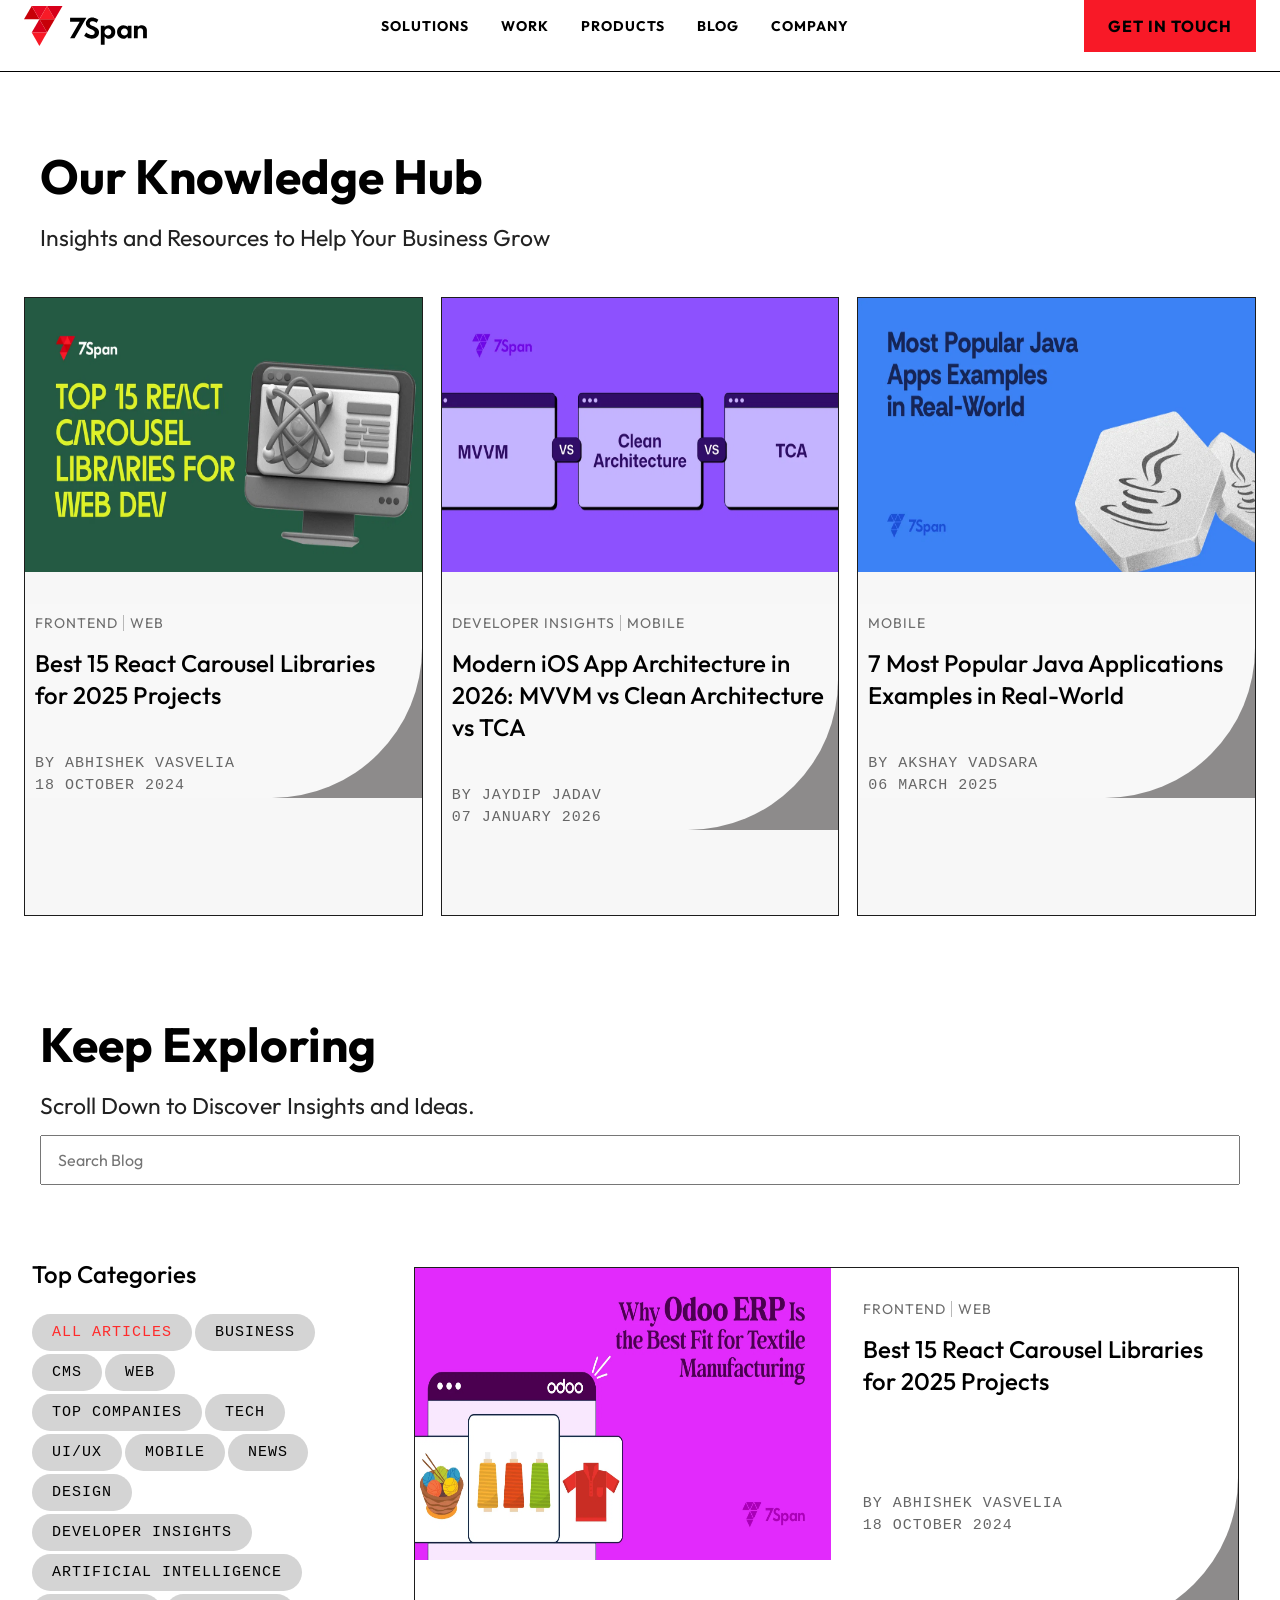
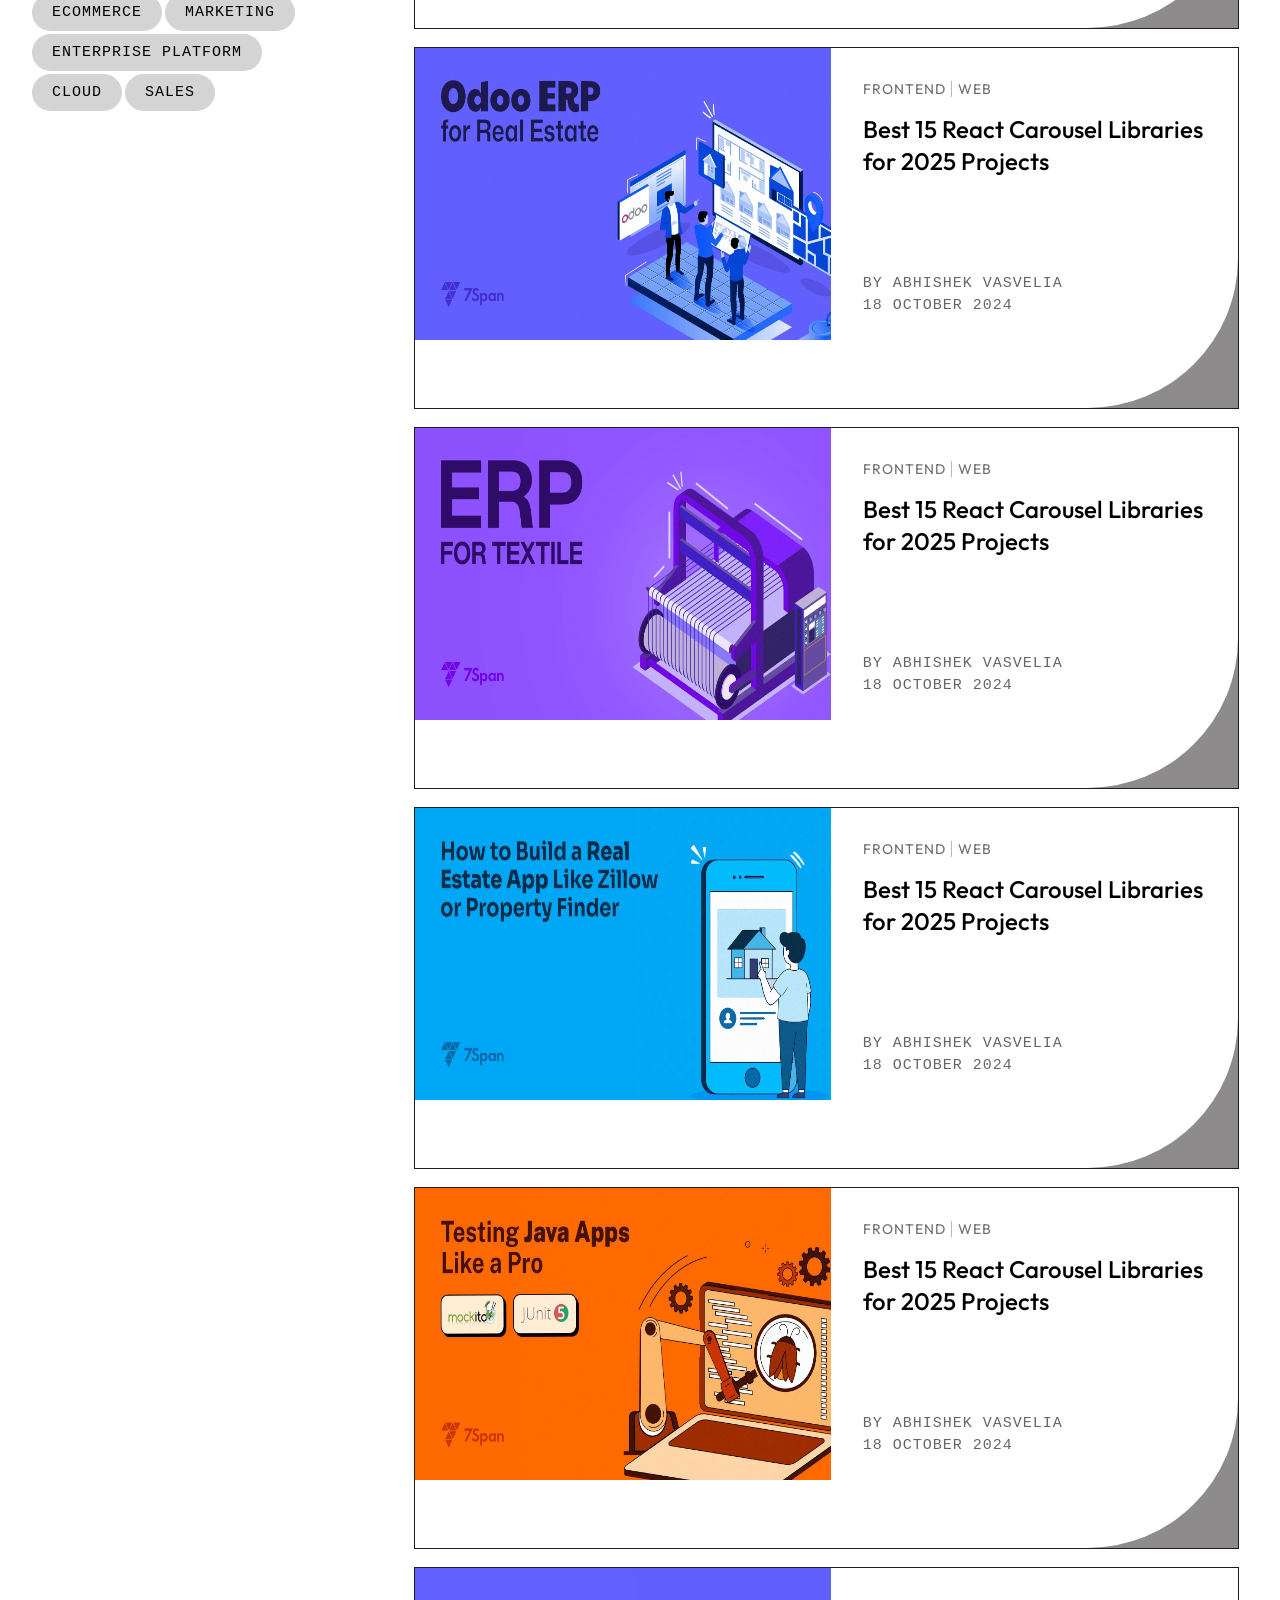
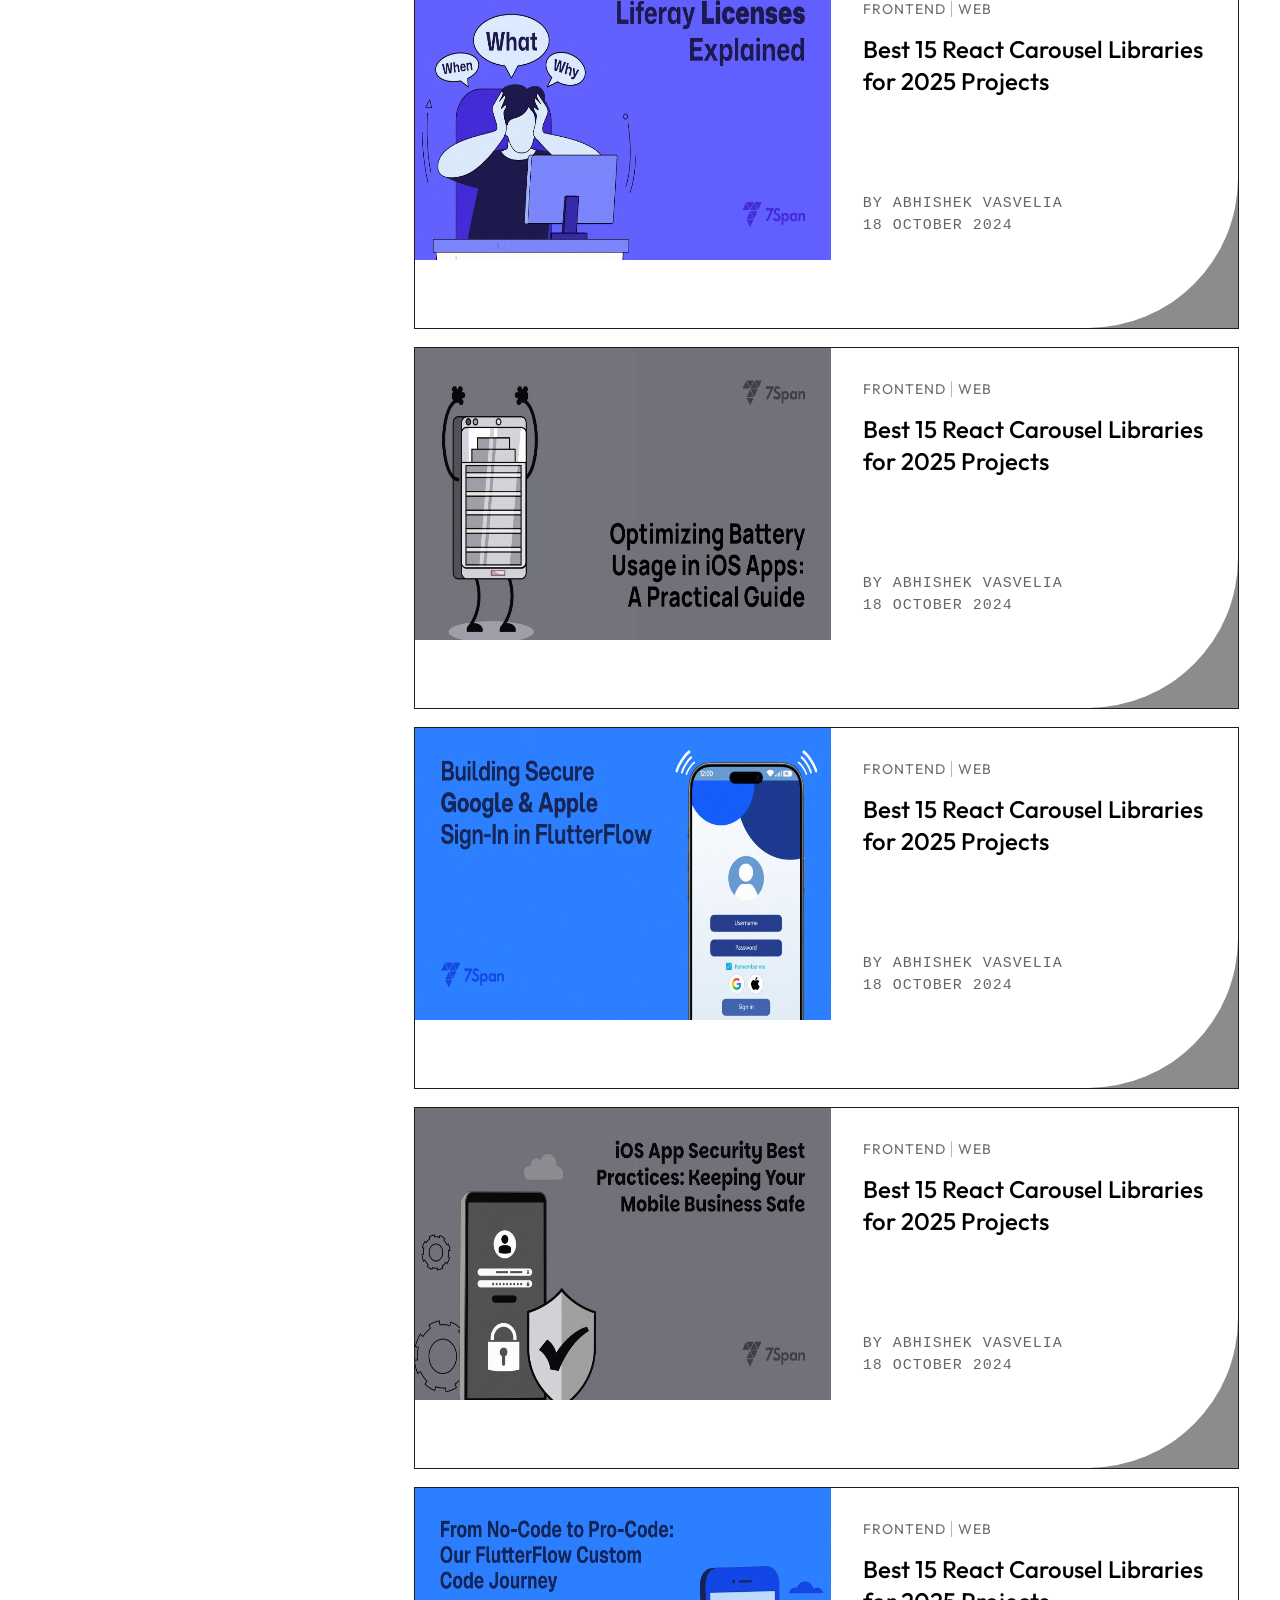
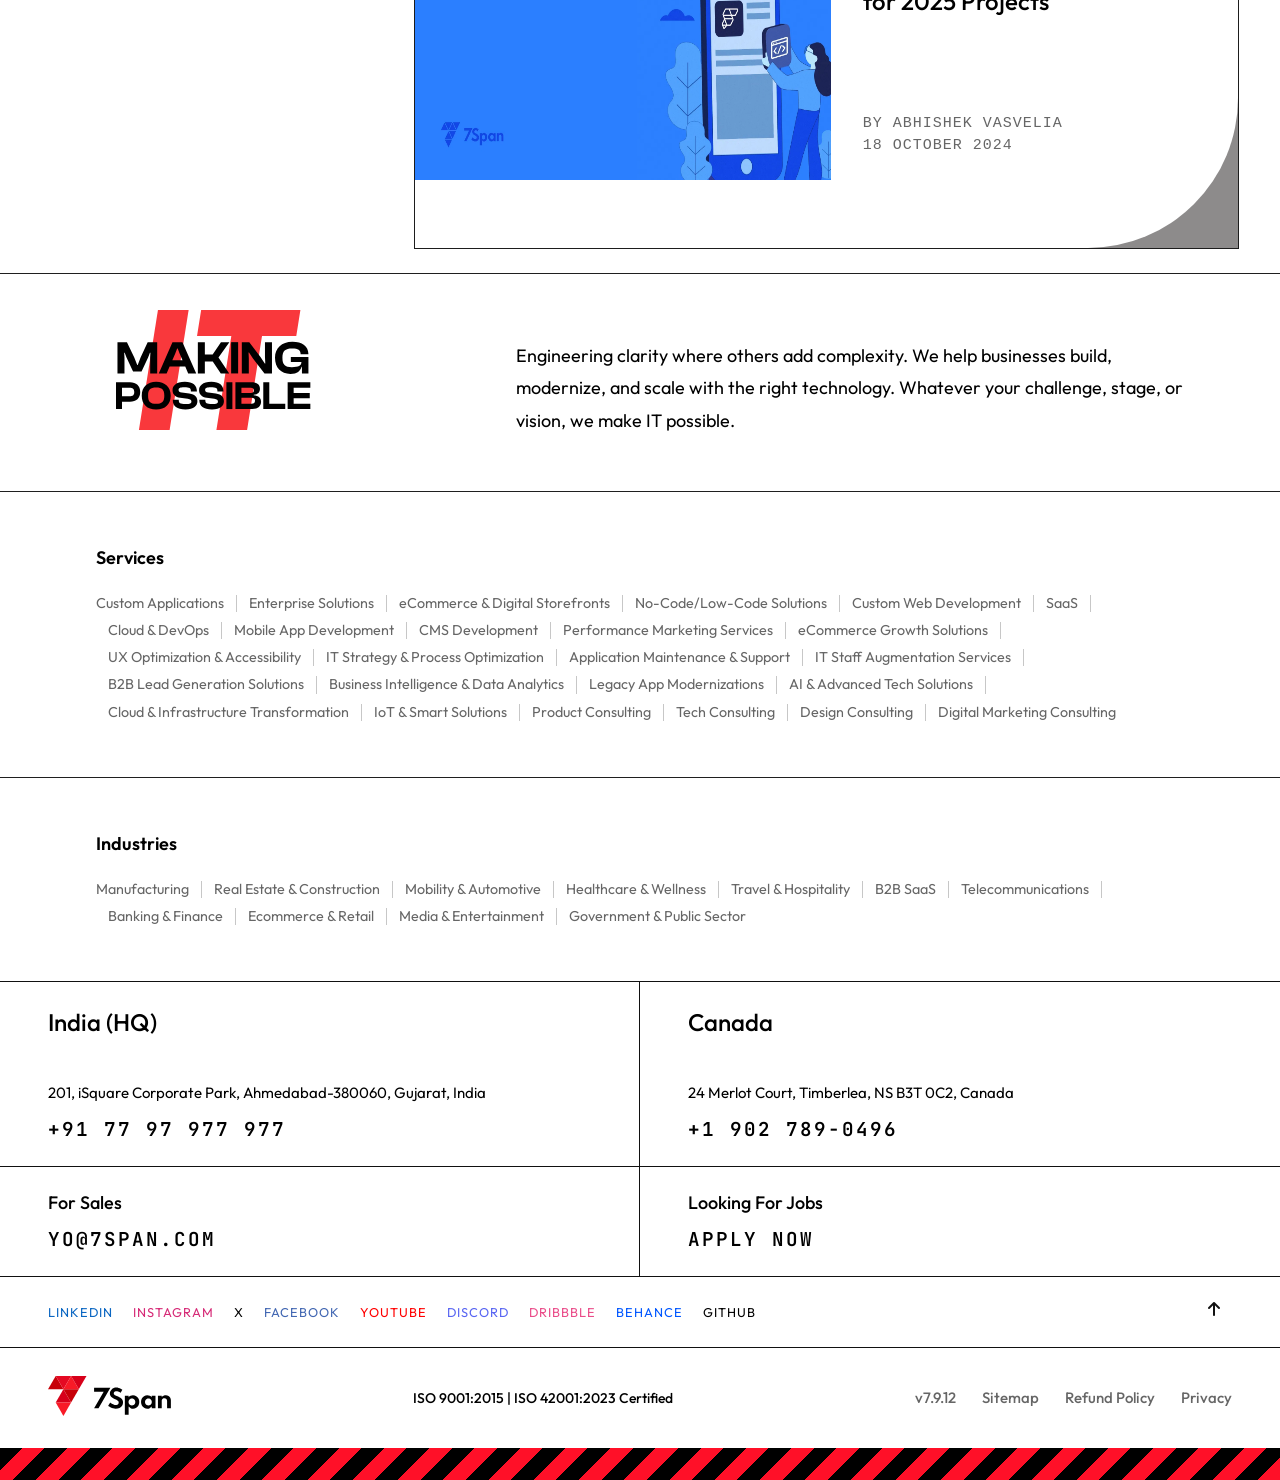
<file: Day2/index.html>
<!DOCTYPE html>
<html lang="en">

<head>
    <meta charset="UTF-8">
    <meta name="viewport" content="width=device-width, initial-scale=1.0">
    <title>7span blog</title>
    <link rel="stylesheet" href="common.css">
    <link rel="stylesheet" href="stylese.css">

    <link rel="stylesheet" href="https://cdnjs.cloudflare.com/ajax/libs/font-awesome/6.5.2/css/all.min.css" />
    <link rel="preconnect" href="https://fonts.googleapis.com">
    <link rel="preconnect" href="https://fonts.gstatic.com" crossorigin="">
    <link rel="stylesheet"
        href="https://fonts.googleapis.com/css2?family=JetBrains+Mono:ital,wght@0,100..800;1,100..800&amp;family=Outfit:wght@100..900&amp;display=swap">
</head>

<body>
    <header class="header">
        <div class="container">

            <div class="logo">
                <img src="img1.svg" alt="7Span Logo">
            </div>

            <button class="menu-toggle" type="button" aria-label="Toggle menu" aria-expanded="false">
                <span></span>
                <span></span>
                <span></span>
            </button>

            <nav class="nav" id="mainNav">
                <a href="index3.html">SOLUTIONS</a>
                <a href="#">WORK</a>
                <a href="#">PRODUCTS</a>
                <a href="index.html">BLOG</a>
                <a href="#">COMPANY</a>
                <a href="getintouch.html" class="nav-cta-mobile">GET IN TOUCH</a>
            </nav>

            <div class="cta1">
                <a href="getintouch.html">GET IN TOUCH</a>
            </div>

        </div>
        <div class="nav-overlay" id="navOverlay"></div>
    </header>

    <section class="hero">
        <div class="pag">
            <h1>
                Our Knowledge Hub
            </h1>
            <p>
                Insights and Resources to Help Your Business Grow
            </p>
        </div>
    </section>

    <div class="blog-wrapper">

        <div class="blog-card">
            <div class="card-image">
                <img src="7s.webp" alt="">
            </div>

            <div class="card-content">
                <div class="cv">
                    <div class="category">
                        <span>Frontend</span>
                        <span>Web</span>
                    </div>

                    <h2 class="title">
                        Best 15 React Carousel Libraries for 2025 Projects
                    </h2>

                    <div class="meta">
                        BY ABHISHEK VASVELIA<br>
                        18 OCTOBER 2024
                    </div>
                </div>
            </div>
        </div>

        <div class="blog-card">
            <div class="card-image">
                <img src="7s1.webp" alt="">
            </div>

            <div class="card-content">
                <div class="cv">
                    <div class="category">
                        <span>Developer Insights</span>
                        <span>Mobile</span>
                    </div>

                    <h2 class="title">
                        Modern iOS App Architecture in 2026: MVVM vs Clean Architecture vs TCA
                    </h2>

                    <div class="meta">
                        BY JAYDIP JADAV<br>
                        07 JANUARY 2026
                    </div>
                </div>
            </div>
        </div>

        <div class="blog-card">
            <div class="card-image">
                <img src="7s2.webp" alt="">
            </div>

            <div class="card-content">
                <div class="cv">
                    <div class="category">
                        <span>Mobile</span>
                    </div>

                    <h2 class="title">
                        7 Most Popular Java Applications Examples in Real-World
                    </h2>

                    <div class="meta">
                        BY AKSHAY VADSARA<br>
                        06 MARCH 2025
                    </div>
                </div>
            </div>
        </div>

    </div>

    <section class="hero">
        <div class="pag">
            <h1>
                Keep Exploring
            </h1>
            <p>
                Scroll Down to Discover Insights and Ideas.
            </p>
        </div>
        <div class="sear">
            <input type="search" placeholder="Search Blog">
        </div>
    </section>

    <div class="wrapper">

        <div class="sidebar">

            <h2>Top Categories</h2>

            <div class="tags">

                <div class="tag active">All Articles</div>
                <div class="tag">Business</div>
                <div class="tag">CMS</div>
                <div class="tag">Web</div>
                <div class="tag">Top Companies</div>
                <div class="tag">Tech</div>
                <div class="tag">UI/UX</div>
                <div class="tag">Mobile</div>
                <div class="tag">News</div>
                <div class="tag">Design</div>
                <div class="tag">Developer Insights</div>
                <div class="tag">Artificial Intelligence</div>
                <div class="tag">Ecommerce</div>
                <div class="tag">Marketing</div>
                <div class="tag">Enterprise Platform</div>
                <div class="tag">Cloud</div>
                <div class="tag">Sales</div>

            </div>

        </div>


        <section class="blog-wrapper94">

            <div class="blog-card94">
                <div class="card-image94">
                    <img src=".1.webp" alt="">
                </div>

                <div class="card-content94">
                    <div class="cv94">
                        <div class="category94">
                            <span>Frontend</span>
                            <span>Web</span>
                        </div>

                        <h2 class="title94">
                            Best 15 React Carousel Libraries for 2025 Projects
                        </h2>

                        <div class="meta94">
                            BY ABHISHEK VASVELIA<br>
                            18 OCTOBER 2024
                        </div>
                    </div>
                </div>
            </div>

            <div class="blog-card94">
                <div class="card-image94">
                    <img src=".2.webp" alt="">
                </div>

                <div class="card-content94">
                    <div class="cv94">
                        <div class="category94">
                            <span>Frontend</span>
                            <span>Web</span>
                        </div>

                        <h2 class="title94">
                            Best 15 React Carousel Libraries for 2025 Projects
                        </h2>

                        <div class="meta94">
                            BY ABHISHEK VASVELIA<br>
                            18 OCTOBER 2024
                        </div>
                    </div>
                </div>
            </div>

            <div class="blog-card94">
                <div class="card-image94">
                    <img src=".3.webp" alt="">
                </div>

                <div class="card-content94">
                    <div class="cv94">
                        <div class="category94">
                            <span>Frontend</span>
                            <span>Web</span>
                        </div>

                        <h2 class="title94">
                            Best 15 React Carousel Libraries for 2025 Projects
                        </h2>

                        <div class="meta94">
                            BY ABHISHEK VASVELIA<br>
                            18 OCTOBER 2024
                        </div>
                    </div>
                </div>
            </div>

            <div class="blog-card94">
                <div class="card-image94">
                    <img src=".4.webp" alt="">
                </div>

                <div class="card-content94">
                    <div class="cv94">
                        <div class="category94">
                            <span>Frontend</span>
                            <span>Web</span>
                        </div>

                        <h2 class="title94">
                            Best 15 React Carousel Libraries for 2025 Projects
                        </h2>

                        <div class="meta94">
                            BY ABHISHEK VASVELIA<br>
                            18 OCTOBER 2024
                        </div>
                    </div>
                </div>
            </div>

            <div class="blog-card94">
                <div class="card-image94">
                    <img src=".5.webp" alt="">
                </div>

                <div class="card-content94">
                    <div class="cv94">
                        <div class="category94">
                            <span>Frontend</span>
                            <span>Web</span>
                        </div>

                        <h2 class="title94">
                            Best 15 React Carousel Libraries for 2025 Projects
                        </h2>

                        <div class="meta94">
                            BY ABHISHEK VASVELIA<br>
                            18 OCTOBER 2024
                        </div>
                    </div>
                </div>
            </div>

            <div class="blog-card94">
                <div class="card-image94">
                    <img src=".6.webp" alt="">
                </div>

                <div class="card-content94">
                    <div class="cv94">
                        <div class="category94">
                            <span>Frontend</span>
                            <span>Web</span>
                        </div>

                        <h2 class="title94">
                            Best 15 React Carousel Libraries for 2025 Projects
                        </h2>

                        <div class="meta94">
                            BY ABHISHEK VASVELIA<br>
                            18 OCTOBER 2024
                        </div>
                    </div>
                </div>
            </div>

            <div class="blog-card94">
                <div class="card-image94">
                    <img src=".7.webp" alt="">
                </div>

                <div class="card-content94">
                    <div class="cv94">
                        <div class="category94">
                            <span>Frontend</span>
                            <span>Web</span>
                        </div>

                        <h2 class="title94">
                            Best 15 React Carousel Libraries for 2025 Projects
                        </h2>

                        <div class="meta94">
                            BY ABHISHEK VASVELIA<br>
                            18 OCTOBER 2024
                        </div>
                    </div>
                </div>
            </div>

            <div class="blog-card94">
                <div class="card-image94">
                    <img src=".8.webp" alt="">
                </div>

                <div class="card-content94">
                    <div class="cv94">
                        <div class="category94">
                            <span>Frontend</span>
                            <span>Web</span>
                        </div>

                        <h2 class="title94">
                            Best 15 React Carousel Libraries for 2025 Projects
                        </h2>

                        <div class="meta94">
                            BY ABHISHEK VASVELIA<br>
                            18 OCTOBER 2024
                        </div>
                    </div>
                </div>
            </div>

            <div class="blog-card94">
                <div class="card-image94">
                    <img src=".9.webp" alt="">
                </div>

                <div class="card-content94">
                    <div class="cv94">
                        <div class="category94">
                            <span>Frontend</span>
                            <span>Web</span>
                        </div>

                        <h2 class="title94">
                            Best 15 React Carousel Libraries for 2025 Projects
                        </h2>

                        <div class="meta94">
                            BY ABHISHEK VASVELIA<br>
                            18 OCTOBER 2024
                        </div>
                    </div>
                </div>
            </div>

            <div class="blog-card94">
                <div class="card-image94">
                    <img src=".10.webp" alt="">
                </div>

                <div class="card-content94">
                    <div class="cv94">
                        <div class="category94">
                            <span>Frontend</span>
                            <span>Web</span>
                        </div>

                        <h2 class="title94">
                            Best 15 React Carousel Libraries for 2025 Projects
                        </h2>

                        <div class="meta94">
                            BY ABHISHEK VASVELIA<br>
                            18 OCTOBER 2024
                        </div>
                    </div>
                </div>
            </div>
        </section>
    </div>
    <section class="ream">

        <div class="heroman">

            <div class="logo-wrap95">
                <div class="logo-it95"><img src="marking.svg" alt=""></div>
            </div>

            <div class="hero-textman">
                Engineering clarity where others add complexity. We help businesses build,
                modernize, and scale with the right technology. Whatever your challenge,
                stage, or vision, we make IT possible.
            </div>

        </div>

        <div class="content95">

            <h2>Services</h2>

            <div class="links">
                <a href="#">Custom Applications</a>
                <a href="#">Enterprise Solutions</a>
                <a href="#">eCommerce & Digital Storefronts</a>
                <a href="#">No-Code/Low-Code Solutions</a>
                <a href="#">Custom Web Development</a>
                <a href="#">SaaS</a>
                <a href="#">Cloud & DevOps</a>
                <a href="#">Mobile App Development</a>
                <a href="#">CMS Development</a>
                <a href="#">Performance Marketing Services</a>
                <a href="#">eCommerce Growth Solutions</a>
                <a href="#">UX Optimization & Accessibility</a>
                <a href="#">IT Strategy & Process Optimization</a>
                <a href="#">Application Maintenance & Support</a>
                <a href="#">IT Staff Augmentation Services</a>
                <a href="#">B2B Lead Generation Solutions</a>
                <a href="#">Business Intelligence & Data Analytics</a>
                <a href="#">Legacy App Modernizations</a>
                <a href="#">AI & Advanced Tech Solutions</a>
                <a href="#">Cloud & Infrastructure Transformation</a>
                <a href="#">IoT & Smart Solutions</a>
                <a href="#">Product Consulting</a>
                <a href="#">Tech Consulting</a>
                <a href="#">Design Consulting</a>
                <a href="#">Digital Marketing Consulting</a>
            </div>

        </div>

        <div class="content95">

            <h2>Industries</h2>

            <div class="links">
                <a href="#">Manufacturing</a>
                <a href="#">Real Estate & Construction</a>
                <a href="#">Mobility & Automotive</a>
                <a href="#">Healthcare & Wellness</a>
                <a href="#">Travel & Hospitality</a>
                <a href="#">B2B SaaS</a>
                <a href="#">Telecommunications</a>
                <a href="#">Banking & Finance</a>
                <a href="#">Ecommerce & Retail</a>
                <a href="#">Media & Entertainment</a>
                <a href="#">Government & Public Sector</a>
            </div>

        </div>

    </section>

    <footer class="footer">

        <div class="footer-top">

            <div class="box95">
                <h3 class="title">India (HQ)</h3>
                <p class="address">
                    201, iSquare Corporate Park, Ahmedabad-380060,
                    Gujarat, India
                </p>
                <div class="phone">+91 77 97 977 977</div>
            </div>

            <div class="box95">
                <h3 class="title">Canada</h3>
                <p class="address">
                    24 Merlot Court, Timberlea,
                    NS B3T 0C2, Canada
                </p>
                <div class="phone">+1 902 789-0496</div>
            </div>

            <div class="box95">
                <h3 class="title95" style="font-weight:500;">For Sales</h3>
                <div class="email">YO@7SPAN.COM</div>
            </div>

            <div class="box95">
                <h3 class="title95" style="font-weight:500;">Looking For Jobs</h3>
                <div class="apply">APPLY NOW</div>
            </div>

        </div>

        <div class="social-row">

            <div class="social-links">
                <a href="#" class="linkedin">LINKEDIN</a>
                <a href="#" class="instagram">INSTAGRAM</a>
                <a href="#" class="x">X</a>
                <a href="#" class="facebook">FACEBOOK</a>
                <a href="#" class="youtube">YOUTUBE</a>
                <a href="#" class="discord">DISCORD</a>
                <a href="#" class="dribbble">DRIBBBLE</a>
                <a href="#" class="behance">BEHANCE</a>
                <a href="#" class="github">GITHUB</a>
            </div>

            <div class="arrow"><i class="fa-solid fa-arrow-up"></i></div>

        </div>

        <div class="footer-bottom">

            <div class="logo95">
                <div class="logo-text"><img src="img1.svg" alt=""></div>
            </div>

            <div class="iso">
                ISO 9001:2015 | ISO 42001:2023 Certified
            </div>

            <div class="shre">
                <a href="#">v7.9.12</a>
                <a href="#">Sitemap</a>
                <a href="#">Refund Policy</a>
                <a href="#">Privacy</a>
            </div>

        </div>

        <div class="strip"></div>
        <!-- <div class="strip1"></div> -->

    </footer>

    <script src="nav.js"></script>
</body>

</html>
</file>
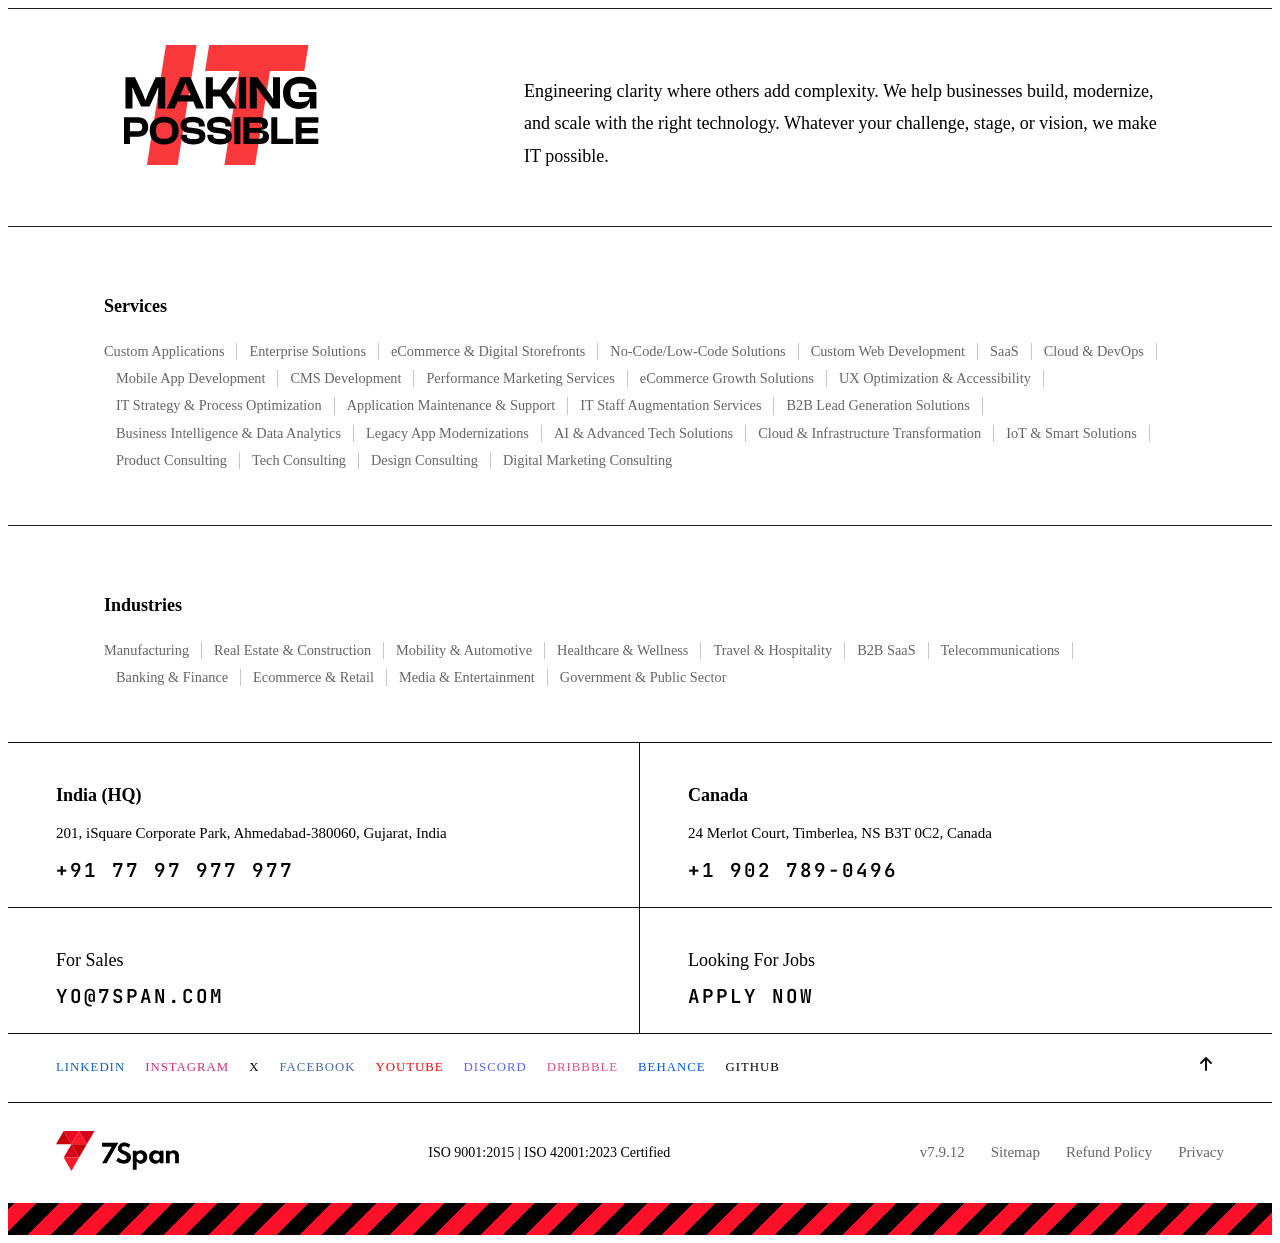
<file: Day2/footer.html>
<!DOCTYPE html>
<html lang="en">

<head>
    <meta charset="UTF-8">
    <meta name="viewport" content="width=device-width, initial-scale=1.0">
    <link rel="stylesheet" href="common.css">
    <link rel="stylesheet" href="footer.css">
    <link rel="stylesheet" href="https://cdnjs.cloudflare.com/ajax/libs/font-awesome/6.5.2/css/all.min.css" />
    <link rel="preconnect" href="https://fonts.googleapis.com">
    <link rel="preconnect" href="https://fonts.gstatic.com" crossorigin="">
    <link rel="stylesheet"
        href="https://fonts.googleapis.com/css2?family=JetBrains+Mono:ital,wght@0,100..800;1,100..800&amp;family=Outfit:wght@100..900&amp;display=swap">
    <title>7span</title>
</head>

<body>
    <section class="ream">

        <div class="heroman">

            <div class="logo-wrap95">
                <div class="logo-it95"><img src="marking.svg" alt=""></div>
            </div>

            <div class="hero-textman">
                Engineering clarity where others add complexity. We help businesses build,
                modernize, and scale with the right technology. Whatever your challenge,
                stage, or vision, we make IT possible.
            </div>

        </div>

        <div class="content95">

            <h2>Services</h2>

            <div class="links">
                <a href="#">Custom Applications</a>
                <a href="#">Enterprise Solutions</a>
                <a href="#">eCommerce & Digital Storefronts</a>
                <a href="#">No-Code/Low-Code Solutions</a>
                <a href="#">Custom Web Development</a>
                <a href="#">SaaS</a>
                <a href="#">Cloud & DevOps</a>
                <a href="#">Mobile App Development</a>
                <a href="#">CMS Development</a>
                <a href="#">Performance Marketing Services</a>
                <a href="#">eCommerce Growth Solutions</a>
                <a href="#">UX Optimization & Accessibility</a>
                <a href="#">IT Strategy & Process Optimization</a>
                <a href="#">Application Maintenance & Support</a>
                <a href="#">IT Staff Augmentation Services</a>
                <a href="#">B2B Lead Generation Solutions</a>
                <a href="#">Business Intelligence & Data Analytics</a>
                <a href="#">Legacy App Modernizations</a>
                <a href="#">AI & Advanced Tech Solutions</a>
                <a href="#">Cloud & Infrastructure Transformation</a>
                <a href="#">IoT & Smart Solutions</a>
                <a href="#">Product Consulting</a>
                <a href="#">Tech Consulting</a>
                <a href="#">Design Consulting</a>
                <a href="#">Digital Marketing Consulting</a>
            </div>

        </div>

        <div class="content95">

            <h2>Industries</h2>

            <div class="links">
                <a href="#">Manufacturing</a>
                <a href="#">Real Estate & Construction</a>
                <a href="#">Mobility & Automotive</a>
                <a href="#">Healthcare & Wellness</a>
                <a href="#">Travel & Hospitality</a>
                <a href="#">B2B SaaS</a>
                <a href="#">Telecommunications</a>
                <a href="#">Banking & Finance</a>
                <a href="#">Ecommerce & Retail</a>
                <a href="#">Media & Entertainment</a>
                <a href="#">Government & Public Sector</a>
            </div>

        </div>

    </section>

    <footer class="footer">

        <div class="footer-top">

            <div class="box95">
                <h3 class="title">India (HQ)</h3>
                <p class="address">
                    201, iSquare Corporate Park, Ahmedabad-380060,
                    Gujarat, India
                </p>
                <div class="phone">+91 77 97 977 977</div>
            </div>

            <div class="box95">
                <h3 class="title">Canada</h3>
                <p class="address">
                    24 Merlot Court, Timberlea,
                    NS B3T 0C2, Canada
                </p>
                <div class="phone">+1 902 789-0496</div>
            </div>

            <div class="box95">
                <h3 class="title95" style="font-weight:500;">For Sales</h3>
                <div class="email">YO@7SPAN.COM</div>
            </div>

            <div class="box95">
                <h3 class="title95" style="font-weight:500;">Looking For Jobs</h3>
                <div class="apply">APPLY NOW</div>
            </div>

        </div>

        <div class="social-row">

            <div class="social-links">
                <a href="#" class="linkedin">LINKEDIN</a>
                <a href="#" class="instagram">INSTAGRAM</a>
                <a href="#" class="x">X</a>
                <a href="#" class="facebook">FACEBOOK</a>
                <a href="#" class="youtube">YOUTUBE</a>
                <a href="#" class="discord">DISCORD</a>
                <a href="#" class="dribbble">DRIBBBLE</a>
                <a href="#" class="behance">BEHANCE</a>
                <a href="#" class="github">GITHUB</a>
            </div>

            <div class="arrow"><i class="fa-solid fa-arrow-up"></i></div>

        </div>

        <div class="footer-bottom">

            <div class="logo95">
                <div class="logo-text"><img src="img1.svg" alt=""></div>
            </div>

            <div class="iso">
                ISO 9001:2015 | ISO 42001:2023 Certified
            </div>

            <div class="shre">
                <a href="#">v7.9.12</a>
                <a href="#">Sitemap</a>
                <a href="#">Refund Policy</a>
                <a href="#">Privacy</a>
            </div>

        </div>

        <div class="strip"></div>
        <!-- <div class="strip1"></div> -->

    </footer>
</body>

</html>
</file>
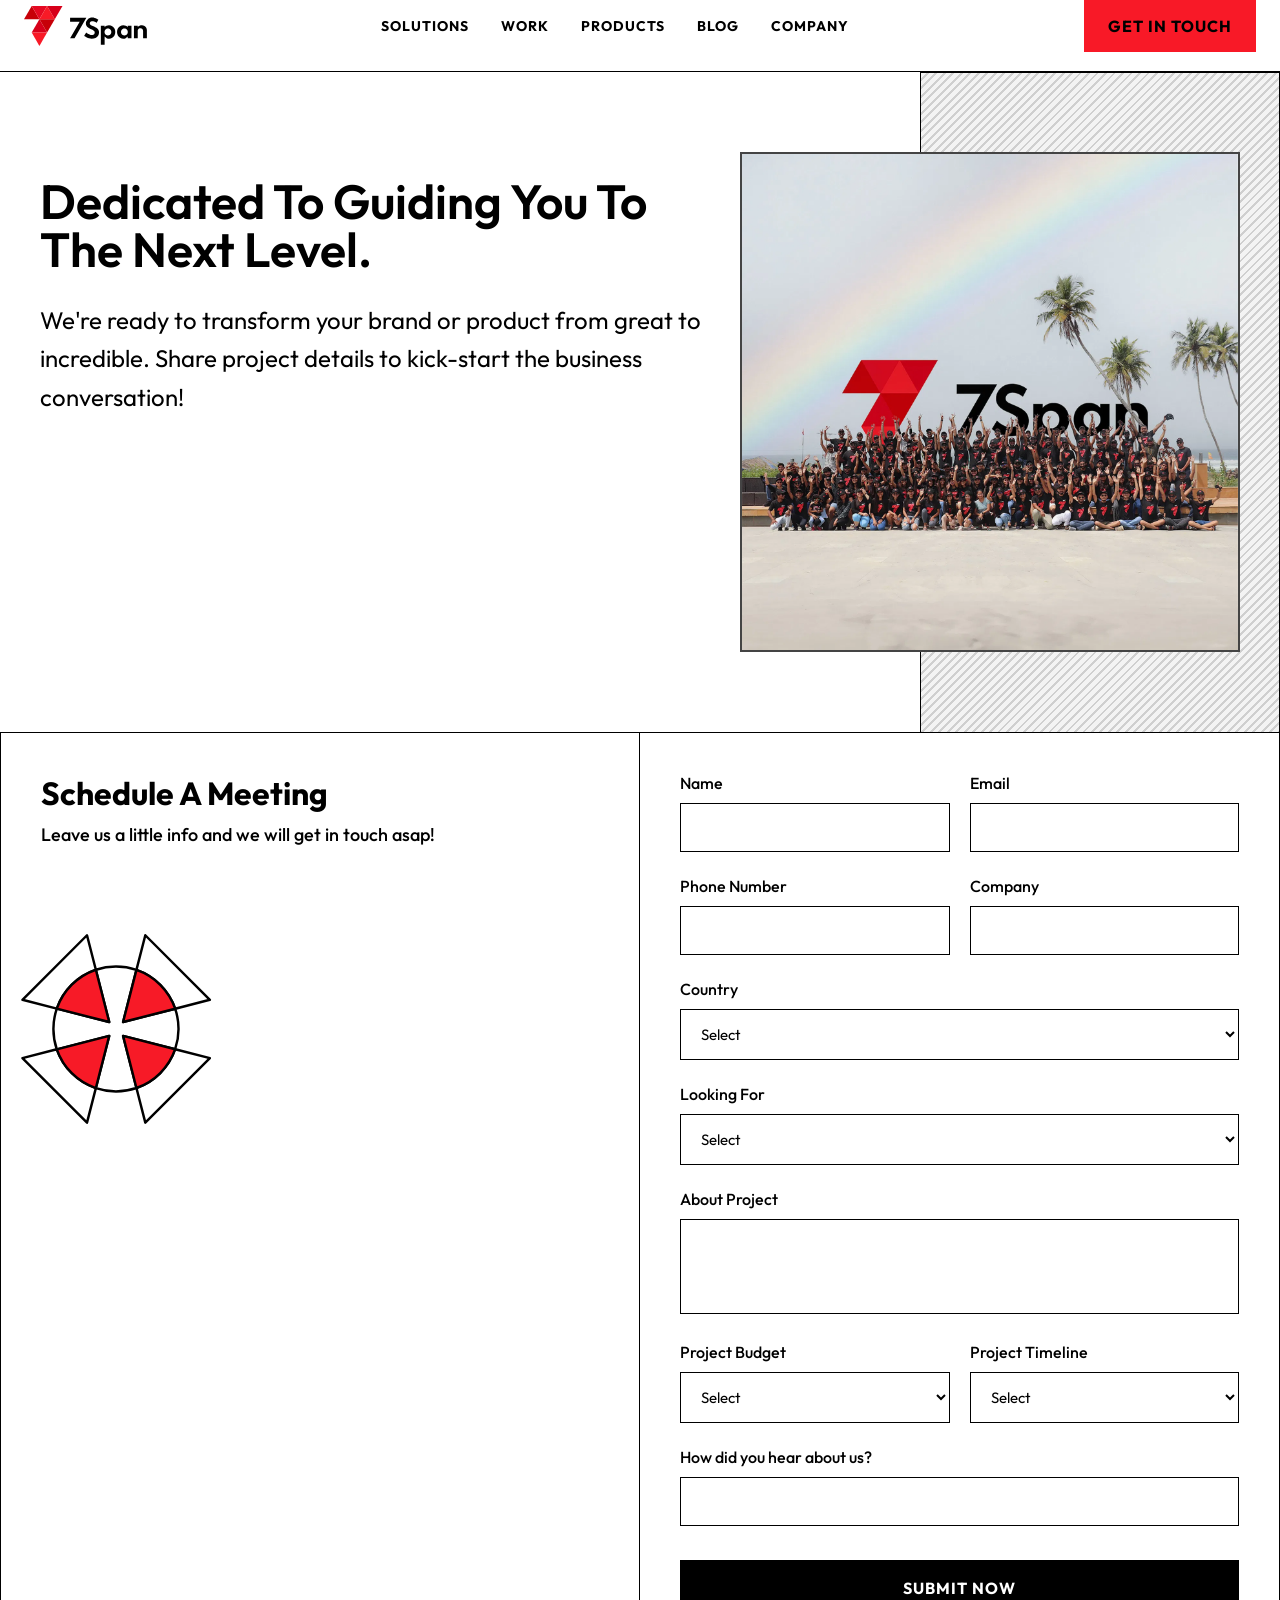
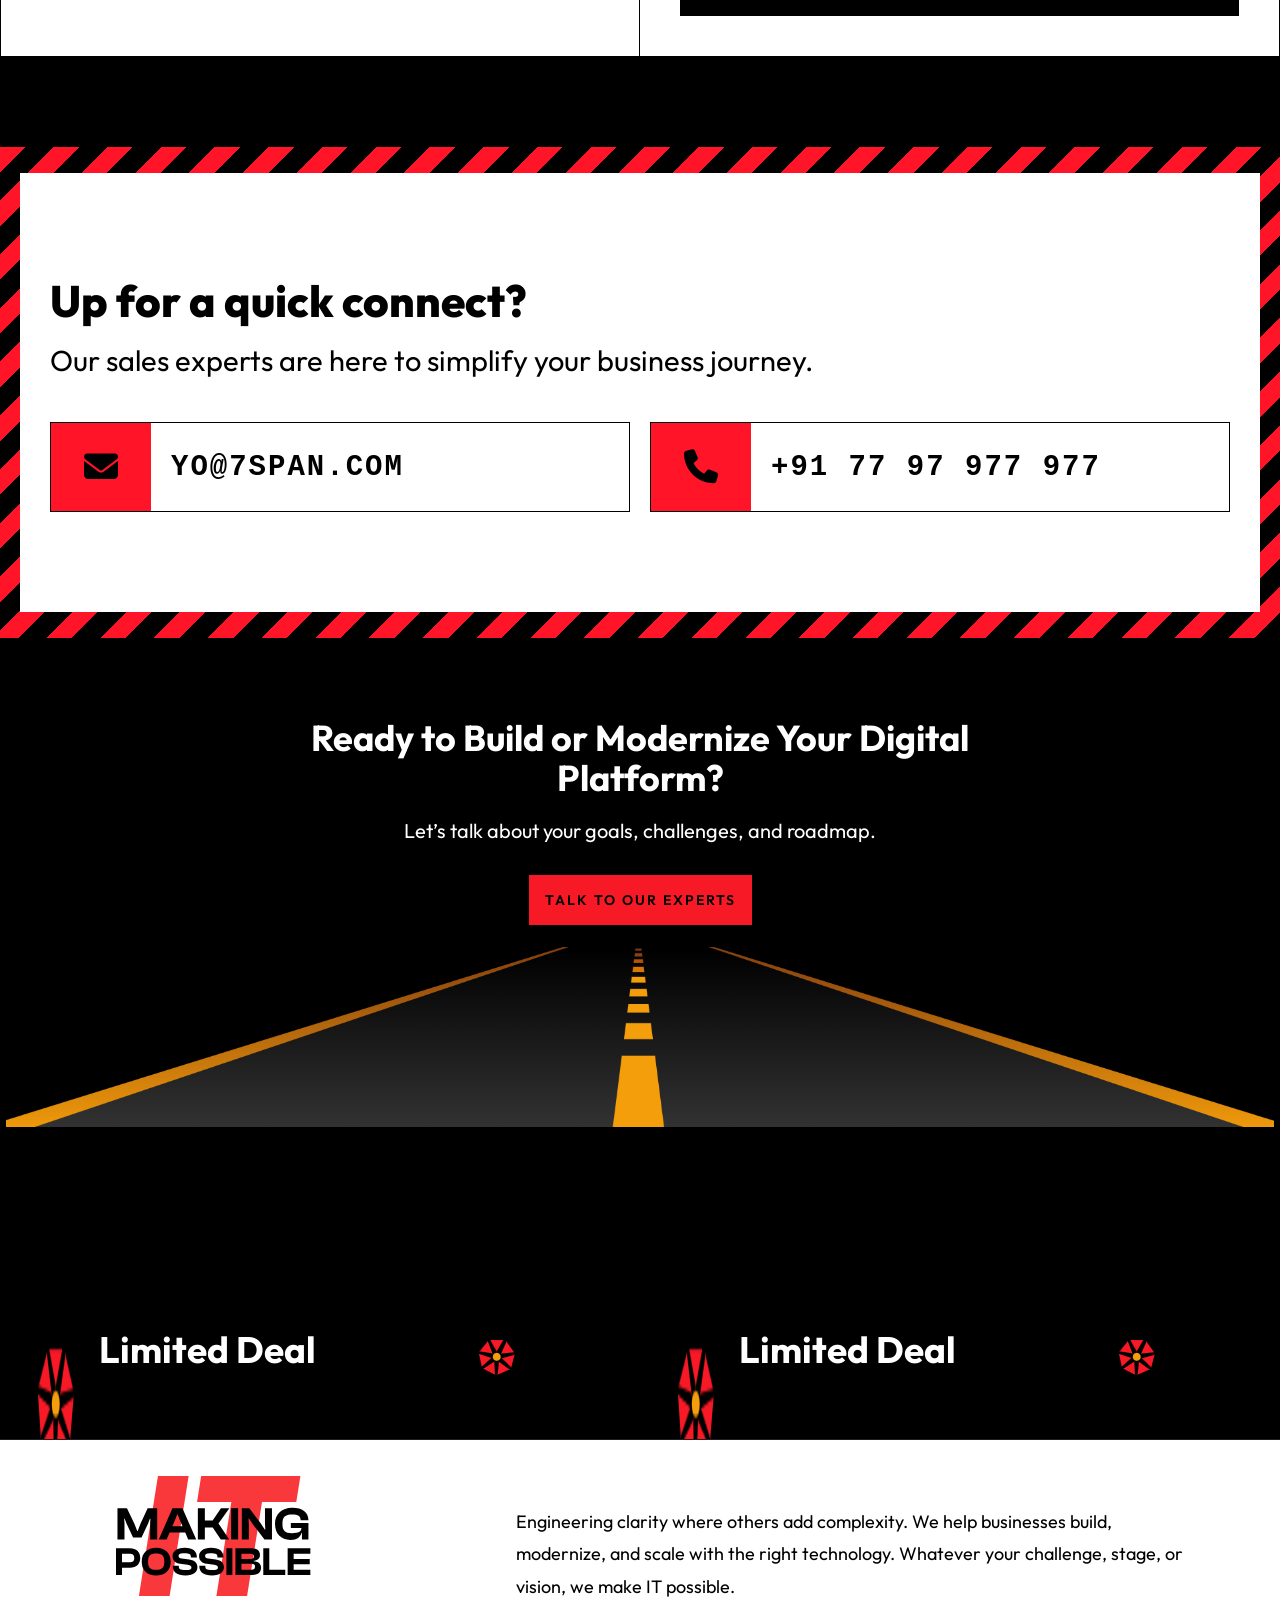
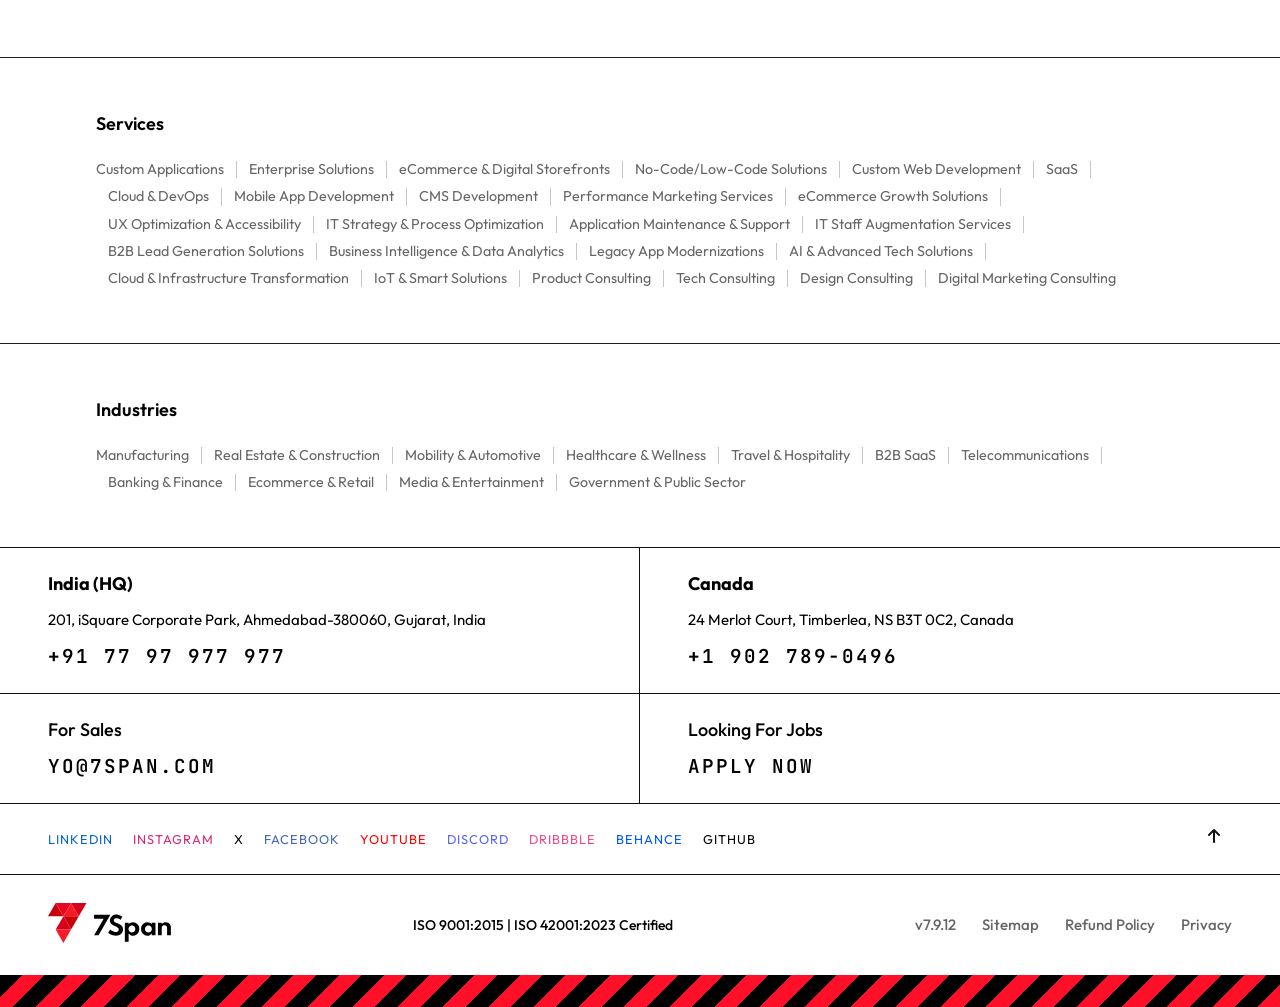
<file: Day2/getintouch.html>
<!DOCTYPE html>
<html lang="en">

<head>
    <meta charset="UTF-8">
    <meta name="viewport" content="width=device-width, initial-scale=1.0">
    <link rel="stylesheet" href="common.css">
    <link rel="stylesheet" href="getintouch.css">
    <link rel="stylesheet" href="https://cdnjs.cloudflare.com/ajax/libs/font-awesome/6.5.2/css/all.min.css" />
    <link rel="preconnect" href="https://fonts.googleapis.com">
    <link rel="preconnect" href="https://fonts.gstatic.com" crossorigin="">
    <link rel="stylesheet"
        href="https://fonts.googleapis.com/css2?family=JetBrains+Mono:ital,wght@0,100..800;1,100..800&amp;family=Outfit:wght@100..900&amp;display=swap">
    <title>7span</title>
</head>

<body>
    <header class="header">
        <div class="container">

            <div class="logo">
                <img src="img1.svg" alt="7Span Logo">
            </div>

            <button class="menu-toggle" type="button" aria-label="Toggle menu" aria-expanded="false">
                <span></span>
                <span></span>
                <span></span>
            </button>

            <nav class="nav" id="mainNav">
                <a href="index3.html">SOLUTIONS</a>
                <a href="#">WORK</a>
                <a href="#">PRODUCTS</a>
                <a href="index.html">BLOG</a>
                <a href="#">COMPANY</a>
                <a href="getintouch.html" class="nav-cta-mobile">GET IN TOUCH</a>
            </nav>

            <div class="cta1">
                <a href="getintouch.html">GET IN TOUCH</a>
            </div>

        </div>
        <div class="nav-overlay" id="navOverlay"></div>
    </header>

    <section class="hero">

        <div class="content">
            <h1>
                Dedicated To Guiding You To The Next Level.
            </h1>

            <p>
                We're ready to transform your brand or product from great to incredible.
                Share project details to kick-start the business conversation!
            </p>
        </div>

        <div class="image-box">
            <img src="7span11.webp" alt="team image">
        </div>

    </section>


    <div class="container1">

        <div class="left">
            <h1>Schedule A Meeting</h1>
            <p>Leave us a little info and we will get in touch asap!</p>

            <div class="logo-shape">
                <div class="circle">
                    <img src="but1.svg" alt="">
                </div>
            </div>
        </div>

        <div class="right">

            <form class="form-grid">

                <div class="field">
                    <label>Name</label>
                    <input type="text">
                </div>

                <div class="field">
                    <label>Email</label>
                    <input type="email">
                </div>

                <div class="field">
                    <label>Phone Number</label>
                    <input type="text">
                </div>

                <div class="field">
                    <label>Company</label>
                    <input type="text">
                </div>

                <div class="field full">
                    <label>Country</label>
                    <select>
                        <option>Select</option>
                    </select>
                </div>

                <div class="field full">
                    <label>Looking For</label>
                    <select>
                        <option>Select</option>
                    </select>
                </div>

                <div class="field full">
                    <label>About Project</label>
                    <textarea></textarea>
                </div>

                <div class="field">
                    <label>Project Budget</label>
                    <select>
                        <option>Select</option>
                    </select>
                </div>

                <div class="field">
                    <label>Project Timeline</label>
                    <select>
                        <option>Select</option>
                    </select>
                </div>

                <div class="field full">
                    <label>How did you hear about us?</label>
                    <input type="text">
                </div>

                <div class="full">
                    <button class="submit-btn">SUBMIT NOW</button>
                </div>

            </form>

        </div>

    </div>
    <div class="color">
    </div>
    <section class="connect-section">
        <div class="connect-box">
            <h2>Up for a quick connect?</h2>
            <p>Our sales experts are here to simplify your business journey.</p>

            <div class="contact-row">
                <div class="contact-card">
                    <div class="icon-box">
                        <i class="fa-solid fa-envelope"></i>
                    </div>
                    <div class="contact-text">YO@7SPAN.COM</div>
                </div>

                <div class="contact-card">
                    <div class="icon-box">
                        <i class="fa-solid fa-phone"></i>
                    </div>
                    <div class="contact-text">+91 77 97 977 977</div>
                </div>
            </div>
        </div>
    </section>


    <section class="herom">

        <div class="hero-contentk">
            <h1>
                Ready to Build or Modernize Your Digital Platform?
            </h1>

            <p>
                Let’s talk about your goals, challenges, and roadmap.
            </p>

            <a href="#" class="cta-btna">Talk To Our Experts</a>
        </div>

        <div class="road-wrappers">

        </div>

    </section>


    <div class="now">
        <div class="code">
            <div class="now1">
                <img src="img12.png" alt="">
                <h1>Limited Deal</h1>
            </div>
            <div class="now1">
                <img src="img12.png" alt="">
                <h1>Purchase Now</h1>
            </div>
            <div class="now1">
                <img src="img12.png" alt="">
                <h1>Limited Deal</h1>
            </div>
            <div class="now1">
                <img src="img12.png" alt="">
                <h1>Purchase Now</h1>
            </div>
        </div>
    </div>

    <section class="ream">

        <div class="heroman">

            <div class="logo-wrap95">
                <div class="logo-it95"><img src="marking.svg" alt=""></div>
            </div>

            <div class="hero-textman">
                Engineering clarity where others add complexity. We help businesses build,
                modernize, and scale with the right technology. Whatever your challenge,
                stage, or vision, we make IT possible.
            </div>

        </div>

        <div class="content95">

            <h2>Services</h2>

            <div class="links">
                <a href="#">Custom Applications</a>
                <a href="#">Enterprise Solutions</a>
                <a href="#">eCommerce & Digital Storefronts</a>
                <a href="#">No-Code/Low-Code Solutions</a>
                <a href="#">Custom Web Development</a>
                <a href="#">SaaS</a>
                <a href="#">Cloud & DevOps</a>
                <a href="#">Mobile App Development</a>
                <a href="#">CMS Development</a>
                <a href="#">Performance Marketing Services</a>
                <a href="#">eCommerce Growth Solutions</a>
                <a href="#">UX Optimization & Accessibility</a>
                <a href="#">IT Strategy & Process Optimization</a>
                <a href="#">Application Maintenance & Support</a>
                <a href="#">IT Staff Augmentation Services</a>
                <a href="#">B2B Lead Generation Solutions</a>
                <a href="#">Business Intelligence & Data Analytics</a>
                <a href="#">Legacy App Modernizations</a>
                <a href="#">AI & Advanced Tech Solutions</a>
                <a href="#">Cloud & Infrastructure Transformation</a>
                <a href="#">IoT & Smart Solutions</a>
                <a href="#">Product Consulting</a>
                <a href="#">Tech Consulting</a>
                <a href="#">Design Consulting</a>
                <a href="#">Digital Marketing Consulting</a>
            </div>

        </div>

        <div class="content95">

            <h2>Industries</h2>

            <div class="links">
                <a href="#">Manufacturing</a>
                <a href="#">Real Estate & Construction</a>
                <a href="#">Mobility & Automotive</a>
                <a href="#">Healthcare & Wellness</a>
                <a href="#">Travel & Hospitality</a>
                <a href="#">B2B SaaS</a>
                <a href="#">Telecommunications</a>
                <a href="#">Banking & Finance</a>
                <a href="#">Ecommerce & Retail</a>
                <a href="#">Media & Entertainment</a>
                <a href="#">Government & Public Sector</a>
            </div>

        </div>

    </section>

    <footer class="footer">

        <div class="footer-top">

            <div class="box95">
                <h3 class="title">India (HQ)</h3>
                <p class="address">
                    201, iSquare Corporate Park, Ahmedabad-380060,
                    Gujarat, India
                </p>
                <div class="phone">+91 77 97 977 977</div>
            </div>

            <div class="box95">
                <h3 class="title">Canada</h3>
                <p class="address">
                    24 Merlot Court, Timberlea,
                    NS B3T 0C2, Canada
                </p>
                <div class="phone">+1 902 789-0496</div>
            </div>

            <div class="box95">
                <h3 class="title95" style="font-weight:500;">For Sales</h3>
                <div class="email">YO@7SPAN.COM</div>
            </div>

            <div class="box95">
                <h3 class="title95" style="font-weight:500;">Looking For Jobs</h3>
                <div class="apply">APPLY NOW</div>
            </div>

        </div>

        <div class="social-row">

            <div class="social-links">
                <a href="#" class="linkedin">LINKEDIN</a>
                <a href="#" class="instagram">INSTAGRAM</a>
                <a href="#" class="x">X</a>
                <a href="#" class="facebook">FACEBOOK</a>
                <a href="#" class="youtube">YOUTUBE</a>
                <a href="#" class="discord">DISCORD</a>
                <a href="#" class="dribbble">DRIBBBLE</a>
                <a href="#" class="behance">BEHANCE</a>
                <a href="#" class="github">GITHUB</a>
            </div>

            <div class="arrow"><i class="fa-solid fa-arrow-up"></i></div>

        </div>

        <div class="footer-bottom">

            <div class="logo95">
                <div class="logo-text"><img src="img1.svg" alt=""></div>
            </div>

            <div class="iso">
                ISO 9001:2015 | ISO 42001:2023 Certified
            </div>

            <div class="shre">
                <a href="#">v7.9.12</a>
                <a href="#">Sitemap</a>
                <a href="#">Refund Policy</a>
                <a href="#">Privacy</a>
            </div>

        </div>

        <div class="strip"></div>
        <!-- <div class="strip1"></div> -->

    </footer>

    <script src="nav.js"></script>
</body>

</html>
</file>
<file: Day2/common.css>
/* Shared 7Span header, footer & mobile — matches https://7span.com/ */

body {
  overflow-x: hidden;
}

body.nav-open {
  overflow: hidden;
}

.header {
  position: sticky;
  top: 0;
  z-index: 1000;
  background: #fff;
  min-height: 72px;
  height: auto;
  border-bottom: 1px solid #000;
}

.header .container {
  max-width: 1400px;
  width: 100%;
  margin: 0 auto;
  padding: 0 1.5rem;
  display: flex;
  justify-content: space-between;
  align-items: center;
  height: 100%;
  gap: 1rem;
}

.logo {
  display: flex;
  align-items: center;
  margin: 0;
  flex-shrink: 0;
  z-index: 1002;
}

.logo img {
  height: 2.5rem;
}

.menu-toggle {
  display: none;
  flex-direction: column;
  justify-content: center;
  gap: 6px;
  width: 44px;
  height: 44px;
  padding: 10px;
  border: none;
  background: transparent;
  cursor: pointer;
  z-index: 1002;
}

.menu-toggle span {
  display: block;
  width: 22px;
  height: 2px;
  background: #000;
  transition: transform 0.25s ease, opacity 0.25s ease;
}

body.nav-open .menu-toggle span:nth-child(1) {
  transform: translateY(8px) rotate(45deg);
}

body.nav-open .menu-toggle span:nth-child(2) {
  opacity: 0;
}

body.nav-open .menu-toggle span:nth-child(3) {
  transform: translateY(-8px) rotate(-45deg);
}

.nav-overlay {
  display: none;
}

.nav-cta-mobile {
  display: none !important;
}

.nav {
  display: flex;
  gap: 2rem;
  padding: 0;
  align-items: center;
  height: auto;
  margin-left: auto;
  margin-right: auto;
  font-family:
    JetBrains Mono,
    serif,
    ui-sans-serif,
    system-ui,
    sans-serif;
}

.nav a {
  text-decoration: none;
  color: #000;
  font-size: 14px;
  letter-spacing: 1px;
  font-weight: bold;
}

.cta,
.cta1 {
  margin: 0;
  flex-shrink: 0;
  z-index: 1002;
}

.cta a,
.cta1 a {
  display: inline-flex;
  align-items: center;
  justify-content: center;
  background-color: #f81927;
  color: #000;
  padding: 0 1.5rem;
  text-decoration: none;
  font-weight: bold;
  letter-spacing: 1px;
  height: 3.25rem;
  white-space: nowrap;
}

/* Footer & pre-footer */
.ream {
  width: 100%;
  border-top: 1px solid #1f1f1f;
}

.heroman {
  display: flex;
  justify-content: space-between;
  align-items: flex-start;
  padding: 48px 96px 54px;
  border-bottom: 1px solid #1f1f1f;
  gap: 80px;
}

.logo-wrap95 {
  position: relative;
  width: 340px;
  height: 100px;
  flex-shrink: 0;
}

.logo-it95 {
  position: absolute;
  top: -12px;
  left: 20px;
  z-index: 1;
}

.logo-it95 img {
  max-width: 100%;
  height: auto;
}

.hero-textman {
  max-width: 760px;
  font-size: 18px;
  line-height: 1.8;
  font-weight: 400;
  margin-top: 18px;
}

.content95 {
  padding: 54px 96px 56px;
  border-bottom: 1px solid #1f1f1f;
}

.content95:last-child {
  border-bottom: none;
}

.content95 h2 {
  font-size: 1.125rem;
  margin-bottom: 26px;
  font-weight: 600;
  color: #000;
}

.links {
  display: flex;
  flex-wrap: wrap;
  gap: 10px 0;
}

.links a {
  text-decoration: none;
  color: #666;
  font-size: 0.895rem;
  font-weight: 400;
  border-right: 1px solid #c7c7c7;
  padding: 0 12px;
  line-height: 1.2;
  transition: 0.2s ease;
}

.links a:first-child {
  padding-left: 0;
}

.links a:last-child {
  border-right: none;
}

.links a:hover {
  color: #000;
}

.footer {
  width: 100%;
  border-top: 1px solid #111;
}

.footer-top {
  display: grid;
  grid-template-columns: 1fr 1fr;
  border-bottom: 1px solid #111;
}

.box95 {
  padding: 24px 48px;
  border-right: 1px solid #111;
}

.box95:nth-child(2),
.box95:nth-child(4) {
  border-right: none;
}

.box95:nth-child(1),
.box95:nth-child(2) {
  border-bottom: 1px solid #111;
}

.title,
.title95 {
  font-size: 18px;
  font-weight: 700;
  margin-bottom: 12px;
  color: #000;
}

.address {
  font-size: 15px;
  line-height: 1.7;
  color: #000;
  margin-bottom: 10px;
}

.phone,
.email,
.apply {
  font-size: 1.2rem;
  letter-spacing: 2px;
  font-weight: 600;
  color: #000;
  text-transform: uppercase;
  font-family: JetBrains Mono, monospace, ui-sans-serif, system-ui, sans-serif;
}

.phone:hover,
.email:hover,
.apply:hover {
  cursor: pointer;
  color: #f81927;
}

.social-row {
  display: flex;
  align-items: center;
  justify-content: space-between;
  padding: 22px 48px;
  border-bottom: 1px solid #111;
}

.social-links {
  display: flex;
  gap: 20px;
  flex-wrap: wrap;
}

.social-links a {
  text-decoration: none;
  font-size: 0.8rem;
  letter-spacing: 1px;
  text-transform: uppercase;
}

.linkedin { color: #0a66c2; }
.instagram { color: #d62976; }
.x { color: #000; }
.facebook { color: #4267b2; }
.youtube { color: #ff0000; }
.discord { color: #5865f2; }
.dribbble { color: #ea4c89; }
.behance { color: #0057ff; }
.github { color: #000; }

.arrow i {
  width: 1.5rem;
  height: 1.5rem;
  cursor: pointer;
  color: #111;
}

.footer-bottom {
  display: flex;
  justify-content: space-between;
  align-items: center;
  padding: 28px 48px;
  background: #fff;
  flex-wrap: wrap;
  gap: 1rem;
}

.logo95 {
  display: flex;
  align-items: center;
  gap: 12px;
}

.logo-text img {
  height: 2.5rem;
}

.iso {
  font-size: 0.875rem;
  font-weight: 500;
  color: #000;
}

.shre {
  display: flex;
  gap: 26px;
  align-items: center;
  flex-wrap: wrap;
}

.shre a {
  text-decoration: none;
  color: #666;
  font-size: 15px;
  font-weight: 500;
}

.strip {
  height: 32px;
  background: repeating-linear-gradient(
    -45deg,
    #ff1028 0px,
    #ff1028 16px,
    #000 16px,
    #000 32px
  );
}

@media (max-width: 1024px) {
  .menu-toggle {
    display: flex;
    margin-left: auto;
  }

  .nav-overlay {
    display: block;
    position: fixed;
    inset: 0;
    background: rgba(0, 0, 0, 0.45);
    opacity: 0;
    visibility: hidden;
    transition: opacity 0.3s ease, visibility 0.3s ease;
    z-index: 1000;
  }

  body.nav-open .nav-overlay {
    opacity: 1;
    visibility: visible;
  }

  .nav {
    position: fixed;
    top: 0;
    right: 0;
    width: min(320px, 85vw);
    height: 100vh;
    height: 100dvh;
    flex-direction: column;
    align-items: flex-start;
    justify-content: flex-start;
    gap: 0;
    margin: 0;
    padding: 5.5rem 1.75rem 2rem;
    background: #fff;
    border-left: 1px solid #000;
    transform: translateX(100%);
    transition: transform 0.3s ease;
    z-index: 1001;
    overflow-y: auto;
  }

  body.nav-open .nav {
    transform: translateX(0);
  }

  .nav a {
    width: 100%;
    padding: 1rem 0;
    border-bottom: 1px solid #eee;
    font-size: 13px;
  }

  .nav-cta-mobile {
    display: inline-flex !important;
    align-items: center;
    justify-content: center;
    margin-top: 1.5rem;
    padding: 1rem 1.5rem !important;
    background: #f81927;
    border: none !important;
    font-weight: bold;
  }

  .cta,
  .cta1 {
    display: none;
  }

  .heroman {
    flex-direction: column;
    padding: 40px 24px;
    gap: 24px;
  }

  .content95 {
    padding: 40px 24px;
  }

  .footer-top {
    grid-template-columns: 1fr;
  }

  .box95 {
    padding: 24px;
    border-right: none !important;
  }

  .box95:nth-child(1),
  .box95:nth-child(2),
  .box95:nth-child(3),
  .box95:nth-child(4) {
    border-bottom: 1px solid #111;
  }

  .social-row {
    flex-direction: column;
    align-items: flex-start;
    gap: 1.5rem;
    padding: 24px;
  }

  .footer-bottom {
    flex-direction: column;
    align-items: flex-start;
    padding: 24px;
  }
}

@media (max-width: 768px) {
  .header {
    min-height: 64px;
  }

  .header .container {
    padding: 0 1rem;
  }

  .logo img {
    height: 2rem;
  }

  .hero-textman {
    font-size: 1rem;
    line-height: 1.65;
    margin-top: 0;
  }

  .logo-wrap95 {
    width: 100%;
    height: 72px;
  }

  .links a {
    font-size: 0.85rem;
    padding: 4px 10px 4px 0;
    margin-bottom: 4px;
  }
}

@media (max-width: 480px) {
  .social-links {
    gap: 12px 16px;
  }

  .social-links a {
    font-size: 0.7rem;
  }

  .phone,
  .email,
  .apply {
    font-size: 1rem;
    letter-spacing: 1px;
    word-break: break-word;
  }

  .iso {
    font-size: 0.75rem;
    text-align: left;
  }
}
</file>
<file: Day2/stylese.css>
* {
  margin: 0;
  padding: 0;
  box-sizing: border-box;
  font-family:
    Outfit,
    serif,
    ui-sans-serif,
    system-ui,
    sans-serif,
    Apple Color Emoji,
    Segoe UI Emoji,
    Segoe UI Symbol,
    Noto Color Emoji;
}

body {
  margin: 0;
  padding: 0;
}

.hero {
  padding: 80px 40px;
}

.pag {
  max-width: 1400px;
  width: 100%;
}

.hero h1 {
  font-size: 3rem;
  line-height: 1;
  font-weight: 700;
  margin-bottom: 20px;
}

.hero p {
  font-size: 23px;
  line-height: 1.6;
  color: #222;
}

.blog-wrapper {
  display: grid;
  grid-template-columns: repeat(3, 1fr);
  gap: 18px;
  padding: 1.5rem;
  margin-top: -4rem;
}

.blog-card {
  background: #f7f7f7;
  border: 1px solid #1d1d1d;
  overflow: hidden;
  position: relative;
  height: 68.8vh;
}

.card-image {
  height: 274px;
  position: relative;
  overflow: hidden;
}

.card-image img {
  width: 100%;
  height: 100%;
}

.card-content {
  z-index: 1;
  background-color: #8d8b8b;
}

.cv {
  margin-top: 2rem;
  background: #f8f8f8;
  padding: 10px 10px 0px;
  border-bottom-right-radius: 150px;
}

.category {
  display: flex;
  align-items: center;
  gap: 12px;
  margin-bottom: 15px;
  font-family: "IBM Plex Mono", monospace;
  text-transform: uppercase;
  font-size: 14px;
  letter-spacing: 1px;
  color: #6d6d6d;
}

.category span {
  position: relative;
}

.category span + span::before {
  content: "";
  position: absolute;
  left: -7px;
  top: 50%;
  transform: translateY(-50%);
  width: 1px;
  height: 16px;
  background: #b8b8b8;
}

.title {
  font-size: 1.5rem;
  line-height: 2rem;
  font-weight: 500;
  color: #000;
  margin-bottom: 42px;
}

.meta {
  font-family: "IBM Plex Mono", monospace;
  text-transform: uppercase;
  color: #666;
  font-size: 15px;
  line-height: 1.5;
  letter-spacing: 1px;
}

.sear {
  margin-top: 10px;
  width: auto;
  height: 60px;
}

.sear input {
  height: 50px;
  width: 100%;
  padding: 1rem;
  font-size: 1rem;
}

.wrapper {
  display: grid;
  grid-template-columns: 350px 1fr;
  gap: 40px;
  align-items: start;
}

.sidebar {
  top: 80px;
  position: sticky;
  align-self: flex-start;
  padding: 2rem;
  margin-top: -3rem;
}

.sidebar h2 {
  font-size: 1.5rem;
  margin-bottom: 25px;
  font-weight: 500;
}

.tags {
  display: flex;
  flex-wrap: wrap;
  gap: 3px;
}

.tag {
  padding: 10px 20px;
  border-radius: 40px;
  background: #d4d4d4;
  font-family: "IBM Plex Mono", monospace;
  font-size: 15px;
  letter-spacing: 1px;
  text-transform: uppercase;
  cursor: pointer;
  transition: 0.3s;
}

.tag.active {
  color: #ff2b2b;
}

.blog-wrapper94 {
  display: grid;
  gap: 18px;
  padding: 1.5rem;
  margin-top: -2rem;
}

.blog-card94 {
  border: 1px solid #1d1d1d;
  overflow: hidden;
  position: relative;
  width: 98%;
  display: flex;
}

.card-image94 {
  width: 100%;
  height: 292px;
  position: relative;
  overflow: hidden;
}

.card-image94 img {
  width: 100%;
  height: 100%;
}

.card-content94 {
  z-index: 1;
  background-color: #8d8b8b;
  width: 98%;
}

.cv94 {
  height: 40vh;
  background: #fff;
  padding: 1rem 2rem;
  border-bottom-right-radius: 150px;
}

.category94 {
  display: flex;
  align-items: center;
  gap: 12px;
  margin-bottom: 15px;
  font-family: "IBM Plex Mono", monospace;
  text-transform: uppercase;
  font-size: 14px;
  letter-spacing: 1px;
  color: #6d6d6d;
  margin-top: 1rem;
}

.category94 span {
  position: relative;
}

.category94 span + span::before {
  content: "";
  position: absolute;
  left: -7px;
  top: 50%;
  transform: translateY(-50%);
  width: 1px;
  height: 16px;
  background: #b8b8b8;
}

.title94 {
  font-size: 1.5rem;
  line-height: 2rem;
  font-weight: 500;
  color: #000;
  margin-bottom: 42px;
}

.meta94 {
  font-family: "IBM Plex Mono", monospace;
  text-transform: uppercase;
  color: #666;
  font-size: 15px;
  line-height: 1.5;
  letter-spacing: 1px;
  margin-top: 6rem;
}

/* Blog page — mobile */
@media (max-width: 1024px) {
  .hero {
    padding: 48px 24px;
  }

  .hero h1 {
    font-size: 2.5rem;
  }

  .hero p {
    font-size: 1.125rem;
  }

  .blog-wrapper {
    grid-template-columns: repeat(2, 1fr);
    margin-top: 0;
    padding: 1rem;
  }

  .blog-card {
    height: auto;
    min-height: 400px;
  }

  .wrapper {
    grid-template-columns: 1fr;
    gap: 24px;
    padding: 0 1rem;
  }

  .sidebar {
    position: static;
    margin-top: 0;
    padding: 1rem 0;
  }
}

@media (max-width: 768px) {
  .hero {
    padding: 36px 1rem;
  }

  .hero h1 {
    font-size: 2rem;
    line-height: 1.15;
  }

  .hero p {
    font-size: 1rem;
  }

  .blog-wrapper {
    grid-template-columns: 1fr;
    gap: 16px;
  }

  .blog-card {
    min-height: auto;
  }

  .card-image {
    height: 220px;
  }

  .cv {
    border-bottom-right-radius: 80px;
  }

  .title {
    font-size: 1.25rem;
    margin-bottom: 24px;
  }

  .blog-card94 {
    flex-direction: column;
    width: 100%;
  }

  .card-image94 {
    width: 100%;
    height: 200px;
  }

  .card-content94 {
    width: 100%;
  }

  .cv94 {
    height: auto;
    min-height: 200px;
    border-bottom-right-radius: 60px;
    padding: 1rem;
  }

  .meta94 {
    margin-top: 1.5rem;
  }

  .blog-wrapper94 {
    padding: 0.75rem;
  }
}

@media (max-width: 480px) {
  .hero h1 {
    font-size: 1.65rem;
  }

  .cv {
    border-bottom-right-radius: 48px;
  }
}
</file>
<file: Day2/footer.css>
/* Footer styles — see common.css */
</file>
<file: Day2/getintouch.css>
* {
  margin: 0;
  padding: 0;
  box-sizing: border-box;
  font-family:
    Outfit,
    serif,
    ui-sans-serif,
    system-ui,
    sans-serif,
    Apple Color Emoji,
    Segoe UI Emoji,
    Segoe UI Symbol,
    Noto Color Emoji;
}

body {
  margin: 0;
  padding: 0;
}

.hero {
  width: 100%;
  position: relative;
  overflow: hidden;
  padding: 80px 40px;
  display: flex;
  align-items: flex-start;
  justify-content: space-between;
}

.hero::after {
  content: "";
  position: absolute;
  top: 0;
  right: 0;
  width: 28%;
  height: 100%;
  border: #000 1px solid;
  background: repeating-linear-gradient(
    -45deg,
    #cfcfcf 0px,
    #cfcfcf 2px,
    #f3f3f3 2px,
    #f3f3f3 6px
  );
  z-index: 0;
}

.content {
  width: 58%;
  position: relative;
  z-index: 2;
  padding-top: 25px;
}

.content h1 {
  font-size: 3rem;
  line-height: 1;
  font-weight: 600;
  color: #000000;
  max-width: 950px;
  margin-bottom: 28px;
}

.content p {
  font-size: 1.5rem;
  line-height: 1.6;
  color: #000000;
  max-width: 980px;
  font-weight: 400;
}

.image-box {
  width: 500px;
  height: 500px;
  position: relative;
  z-index: 2;
  border: 2px solid #444;
  background: #fff;
  overflow: hidden;
}

.image-box img {
  width: 100%;
  height: 100%;
  object-fit: cover;
  display: block;
}

.container1 {
  width: 100%;
  min-height: 100vh;
  display: flex;
  border: 1px solid #000;
}

.left {
  width: 50%;
  padding: 40px;
  border-right: 1px solid #000;
  position: relative;
}

.left h1 {
  font-size: 32px;
  font-weight: 700;
  margin-bottom: 10px;
}

.left p {
  font-size: 18px;
  font-weight: 500;
}

.logo-shape {
  width: 130px;
  height: 130px;
  position: relative;
  margin-top: 70px;
  margin-left: 30px;
}

.circle {
  width: 80px;
  height: 80px;
  margin: -7rem -5rem;
}

.circle img {
  width: 250px;
  height: 50vh;
}

.right {
  width: 50%;
  padding: 40px;
}

.form-grid {
  display: grid;
  grid-template-columns: 1fr 1fr;
  gap: 24px 20px;
}

.full {
  grid-column: 1 / -1;
}

.field label {
  display: block;
  margin-bottom: 10px;
  font-size: 16px;
  font-weight: 500;
}

input,
select,
textarea {
  width: 100%;
  border: 1px solid #000;
  background: transparent;
  padding: 14px 16px;
  font-size: 15px;
  outline: none;
}

textarea {
  height: 95px;
  resize: none;
}

.submit-btn {
  width: 100%;
  padding: 18px;
  background: #000;
  color: #fff;
  border: none;
  margin-top: 10px;
  font-size: 16px;
  font-weight: 700;
  cursor: pointer;
  letter-spacing: 1px;
}

.submit-btn:hover {
  opacity: 0.9;
}

.color{
   height: 10vh;
  background-color: #000000 !important;
}

.connect-section {  
  padding: 26px 20px;
  background: repeating-linear-gradient(135deg, #ff1428 0 18px, #000 18px 38px);
}

.connect-box {
  background: #fff;
  padding: 100px 30px;
}

.connect-box h2 {
  font-size: 44px;
  font-weight: 800;
  margin-bottom: 14px;
  color: #000;
}

.connect-box p {
  font-size: 29px;
  margin-bottom: 43px;
  color: #000;
}

.contact-row {
  display: flex;
  gap: 20px;
}

.contact-card {
  flex: 1;
  height: 90px;
  display: flex;
  align-items: center;
  border: 1px solid #000;
  background: #fff;
}

.icon-box {
  width: 100px;
  height: 100%;
  background: #ff1428;
  display: flex;
  align-items: center;
  justify-content: center;
  font-size: 34px;
  color: #000;
}

.contact-text {
  padding-left: 20px;
  font-size: 29px;
  font-weight: 800;
  letter-spacing: 2px;
  font-family: "Courier New", monospace;
  color: #000;
}

.herom {
  position: relative;
  display: flex;
  flex-direction: column;
  align-items: center;
  justify-content: flex-start;
  text-align: center;
  overflow: hidden;
  background: #000;
  height: 72vh;
}

.hero-contentk {
  position: relative;
  z-index: 5;
  padding-top: 5rem;
  color: #fff;
}

.herom h1 {
  font-size: 2.25rem;
  line-height: 2.5rem;
  font-weight: 700;
  max-width: 700px;
  margin: auto;
}

.herom p {
  margin-top: 20px;
  font-size: 20px;
  font-weight: 400;
  color: #fff;
}

.cta-btna {
  margin-top: 2rem;
  display: inline-block;
  background: #f81927;
  color: #000;
  text-decoration: none;
  padding: 1rem;
  font-size: 0.875rem;
  font-weight: 600;
  letter-spacing: 2px;
  text-transform: uppercase;
  transition: 0.3s;
}

.cta-btna:hover {
  background: #e50822;
}

.road-wrappers {
  margin-top: 0.5rem;
  height: 51vh;
  width: 99%;
  background-image: url(rod.png);
  background-size: contain;
  background-repeat: no-repeat;
}

.dash {
  background: #f5a000;
}

.dash:nth-child(1) {
  width: 78px;
  height: 110px;
}

.dash:nth-child(2) {
  width: 56px;
  height: 68px;
}

.dash:nth-child(3) {
  width: 40px;
  height: 48px;
}

.dash:nth-child(4) {
  width: 28px;
  height: 36px;
}

.dash:nth-child(5) {
  width: 18px;
  height: 26px;
}

.now {
  background-color: #000;
  height: 17vh;
  padding: 1rem;
  overflow: hidden;
  position: relative;
  white-space: nowrap;
}

.code {
  width: 100%;
  display: flex;
  justify-content: space-between;
  position: absolute;
  overflow: hidden;
  animation: 20s slide infinite linear;
}

.now1 {
  width: 33%;
  display: flex;
  justify-content: space-around;
  flex-wrap: wrap;
  float: right;
}

@keyframes marquee {
  0% {
    right: 0%;
  }
  10% {
    right: -100%;
  }
}

.now1 img {
  padding: 2.1rem 0.5rem;
  color: #000;
  font-size: 2.5rem;
}

.now1 h1 {
  font-size: 2.3rem;
  color: #fff;
  margin-right: 1rem;
  padding: 1.5rem 0;
}

/* Get In Touch page — mobile */
@media (max-width: 1024px) {
  .hero {
    flex-direction: column;
    padding: 48px 24px;
    gap: 2rem;
  }

  .hero::after {
    display: none;
  }

  .content {
    width: 100%;
    padding-top: 0;
  }

  .image-box {
    width: 100%;
    max-width: 420px;
    height: auto;
    aspect-ratio: 1;
    margin: 0 auto;
  }

  .container1 {
    flex-direction: column;
    min-height: auto;
  }

  .container1 .left,
  .container1 .right {
    width: 100%;
  }

  .container1 .left {
    border-right: none;
    border-bottom: 1px solid #000;
  }

  .contact-row {
    flex-direction: column;
  }

  .herom {
    height: auto;
    min-height: 380px;
  }

  .road-wrappers {
    height: 36vh;
    min-height: 180px;
    width: 100%;
  }
}

@media (max-width: 768px) {
  .hero {
    padding: 36px 1rem;
  }

  .content h1 {
    font-size: 2rem;
    line-height: 1.15;
  }

  .content p {
    font-size: 1.125rem;
  }

  .container1 .left,
  .container1 .right {
    padding: 24px 16px;
  }

  .form-grid {
    grid-template-columns: 1fr;
  }

  .logo-shape {
    margin-left: 0;
  }

  .circle img {
    width: 180px;
    height: auto;
  }

  .connect-box {
    padding: 48px 20px;
  }

  .connect-box h2 {
    font-size: 1.75rem;
  }

  .connect-box p {
    font-size: 1.125rem;
  }

  .contact-text {
    font-size: 1.125rem;
    padding-left: 12px;
  }

  .icon-box {
    width: 72px;
    font-size: 24px;
  }

  .herom h1 {
    font-size: 1.5rem;
    line-height: 1.35;
  }

  .cta-btna {
    width: calc(100% - 2rem);
    max-width: 320px;
  }
}

@media (max-width: 480px) {
  .content h1 {
    font-size: 1.65rem;
  }

  .left h1 {
    font-size: 1.5rem;
  }
}
</file>
